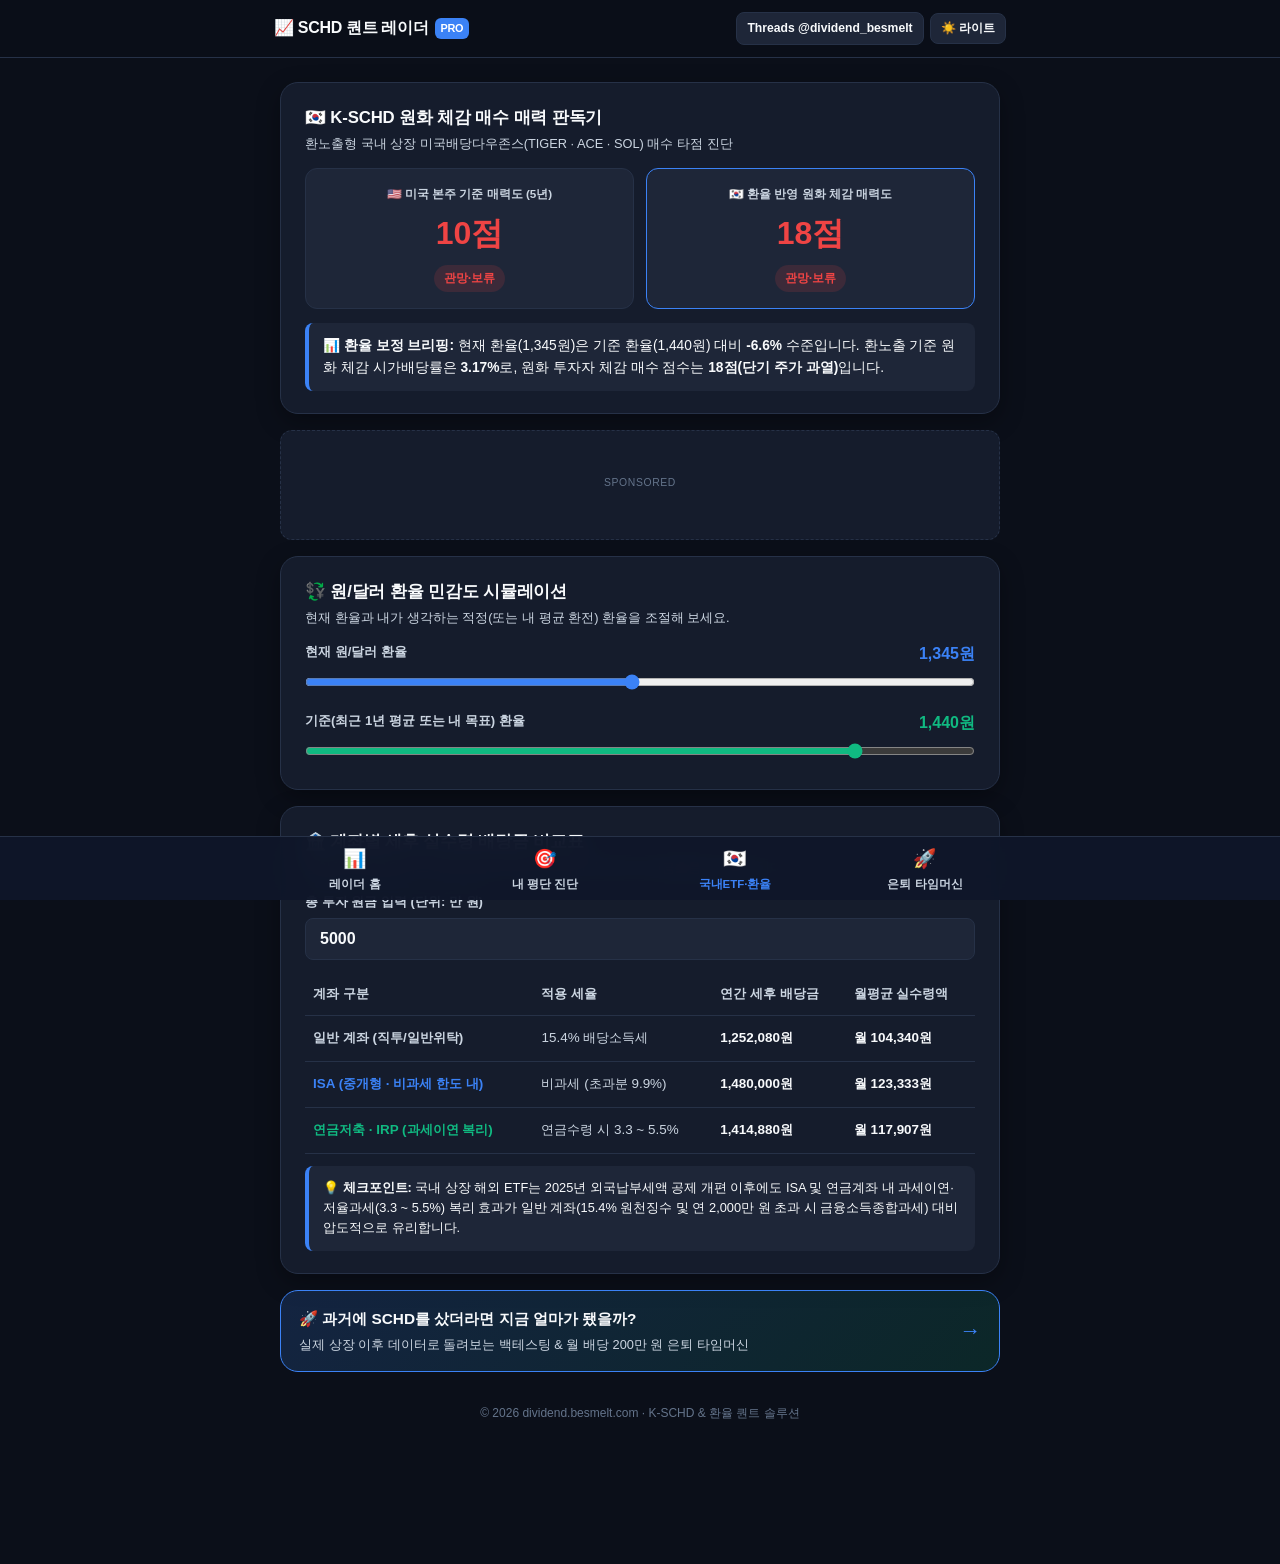
<file: kschd.html>
<!DOCTYPE html>
<html lang="ko" data-theme="dark">
<head>
  <meta charset="UTF-8" />
  <meta name="viewport" content="width=device-width, initial-scale=1.0, maximum-scale=5.0" />
  <title>K-SCHD(미국배당다우존스) 환율 반영 매수 판독기 & 절세 계좌 비교 | dividend.besmelt.com</title>
  <meta name="description" content="TIGER, ACE, SOL 미국배당다우존스 투자자를 위한 원/달러 환율 반영 실질 배당 매력도 및 연금저축·IRP·ISA 세후 배당금 비교" />
  <link rel="stylesheet" href="style.css" />

  <!-- Google AdSense -->
  <script async src="https://pagead2.googlesyndication.com/pagead/js/adsbygoogle.js?client=ca-pub-2894031755177844" crossorigin="anonymous"></script>
</head>
<body>

  <header id="appHeader" class="app-header"></header>

  <main class="app-container">
    <!-- 1. 미국 본주 vs 원화 환산(K-SCHD) 체감 매력 비교 히어로 -->
    <section class="card">
      <div class="card-header">
        <div>
          <h1 class="card-title">🇰🇷 K-SCHD 원화 체감 매수 매력 판독기</h1>
          <p class="card-subtitle">환노출형 국내 상장 미국배당다우존스(TIGER · ACE · SOL) 매수 타점 진단</p>
        </div>
      </div>

      <div class="hero-grid" style="grid-template-columns: 1fr 1fr; gap: 12px;">
        <div class="kpi-mini-box" style="text-align: center; padding: 16px;">
          <div class="kpi-label">🇺🇸 미국 본주 기준 매력도 (5년)</div>
          <div id="usdBaseScore" style="font-size: 2rem; font-weight: 800; margin: 6px 0;">--점</div>
          <span id="usdBaseTag" class="status-pill" style="margin-bottom: 0;">분석 중</span>
        </div>

        <div class="kpi-mini-box" style="text-align: center; padding: 16px; border-color: var(--accent-primary);">
          <div class="kpi-label">🇰🇷 환율 반영 원화 체감 매력도</div>
          <div id="krwRealScore" style="font-size: 2rem; font-weight: 800; margin: 6px 0;">--점</div>
          <span id="krwRealTag" class="status-pill" style="margin-bottom: 0;">분석 중</span>
        </div>
      </div>

      <div id="fxCommentaryBox" class="quant-insight-box" style="margin-top: 14px;">
        환율 데이터와 본주 배당수익률을 결합하여 원화 체감 매력도를 분석 중입니다...
      </div>
    </section>

    <!-- 2. 상단 애드센스 슬롯 -->
    <div class="ad-slot-wrapper">
      <div class="ad-label">Sponsored</div>
      <ins class="adsbygoogle"
           style="display:block; width:100%;"
           data-ad-client="ca-pub-2894031755177844"
           data-ad-slot="3305729383"
           data-ad-format="auto"
           data-full-width-responsive="true"></ins>
    </div>

    <!-- 3. 원/달러 환율 슬라이더 조작부 -->
    <section class="card">
      <div class="card-header">
        <div>
          <h2 class="card-title">💱 원/달러 환율 민감도 시뮬레이션</h2>
          <p class="card-subtitle">현재 환율과 내가 생각하는 적정(또는 내 평균 환전) 환율을 조절해 보세요.</p>
        </div>
      </div>

      <div class="form-group">
        <div style="display: flex; justify-content: space-between; margin-bottom: 6px;">
          <span class="form-label" style="margin-bottom: 0;">현재 원/달러 환율</span>
          <strong id="curKrwLabel" style="color: var(--accent-primary);">1,380원</strong>
        </div>
        <input type="range" id="curKrwSlider" min="1150" max="1550" step="5" value="1380" style="width: 100%; accent-color: var(--accent-primary);" oninput="recalcKschd()" />
      </div>

      <div class="form-group" style="margin-bottom: 0;">
        <div style="display: flex; justify-content: space-between; margin-bottom: 6px;">
          <span class="form-label" style="margin-bottom: 0;">기준(최근 1년 평균 또는 내 목표) 환율</span>
          <strong id="refKrwLabel" style="color: var(--score-diamond);">1,350원</strong>
        </div>
        <input type="range" id="refKrwSlider" min="1150" max="1500" step="5" value="1350" style="width: 100%; accent-color: var(--score-diamond);" oninput="recalcKschd()" />
      </div>
    </section>

    <!-- 4. 계좌별(일반 vs ISA vs 연금저축/IRP) 세후 실수령 배당금 비교기 -->
    <section class="card">
      <div class="card-header">
        <div>
          <h2 class="card-title">🏦 계좌별 세후 실수령 배당금 비교표</h2>
          <p class="card-subtitle">동일한 투자금을 어느 계좌에 담느냐에 따라 매년 손에 쥐는 현금흐름이 달라집니다.</p>
        </div>
      </div>

      <div class="form-group">
        <label class="form-label" for="investAmountMan">총 투자 원금 입력 (단위: 만 원)</label>
        <input type="number" id="investAmountMan" class="form-input" value="5000" min="100" max="1000000" step="100" oninput="recalcKschd()" />
      </div>

      <div style="overflow-x: auto;">
        <table style="width: 100%; border-collapse: collapse; font-size: 0.84rem; text-align: left;">
          <thead>
            <tr style="border-bottom: 1px solid var(--border-color); color: var(--text-secondary);">
              <th style="padding: 10px 8px;">계좌 구분</th>
              <th style="padding: 10px 8px;">적용 세율</th>
              <th style="padding: 10px 8px;">연간 세후 배당금</th>
              <th style="padding: 10px 8px;">월평균 실수령액</th>
            </tr>
          </thead>
          <tbody id="taxTableBody"></tbody>
        </table>
      </div>

      <div class="quant-insight-box" style="margin-top: 12px; font-size: 0.8rem;">
        💡 <strong>체크포인트:</strong> 국내 상장 해외 ETF는 2025년 외국납부세액 공제 개편 이후에도 ISA 및 연금계좌 내 과세이연·저율과세(3.3 ~ 5.5%) 복리 효과가 일반 계좌(15.4% 원천징수 및 연 2,000만 원 초과 시 금융소득종합과세) 대비 압도적으로 유리합니다.
      </div>
    </section>

    <!-- 5. 다음 페이지 이동 네이티브 CTA -->
    <a href="simulator.html" class="cta-next-card">
      <div>
        <div class="cta-title">🚀 과거에 SCHD를 샀더라면 지금 얼마가 됐을까?</div>
        <div class="cta-desc">실제 상장 이후 데이터로 돌려보는 백테스팅 & 월 배당 200만 원 은퇴 타임머신</div>
      </div>
      <div class="cta-arrow">→</div>
    </a>

    <footer class="app-footer">
      <p>© 2026 dividend.besmelt.com · K-SCHD & 환율 퀀트 솔루션</p>
    </footer>
  </main>

  <nav id="bottomNav" class="bottom-nav"></nav>

  <script src="common.js"></script>
  <script>
    let globalData = null;
    let fiveYearAnalysis = null;

    document.addEventListener("DOMContentLoaded", async () => {
      renderAppShell("kschd");
      triggerAdSense();

      try {
        globalData = await loadSchdData();
        fiveYearAnalysis = analyzeTimeframe(globalData, "5Y");

        if (globalData.latest.usdkrw) {
          document.getElementById("curKrwSlider").value = Math.round(globalData.latest.usdkrw / 5) * 5;
        }
        if (globalData.latest.usdkrw_1y_avg) {
          document.getElementById("refKrwSlider").value = Math.round(globalData.latest.usdkrw_1y_avg / 5) * 5;
        }

        recalcKschd();
      } catch (e) {
        console.error(e);
      }
    });

    function recalcKschd() {
      if (!globalData || !fiveYearAnalysis) return;

      const curKrw = parseFloat(document.getElementById("curKrwSlider").value) || 1380;
      const refKrw = parseFloat(document.getElementById("refKrwSlider").value) || 1350;
      const investMan = parseFloat(document.getElementById("investAmountMan").value) || 5000;

      document.getElementById("curKrwLabel").textContent = `${curKrw.toLocaleString()}원`;
      document.getElementById("refKrwLabel").textContent = `${refKrw.toLocaleString()}원`;

      // 1) 미국 본주 5년 점수
      const baseScore = fiveYearAnalysis.rawScore;
      const baseMeta = getScoreMeta(baseScore);
      const usdScoreEl = document.getElementById("usdBaseScore");
      const usdTagEl = document.getElementById("usdBaseTag");
      usdScoreEl.textContent = `${baseScore}점`;
      usdScoreEl.style.color = baseMeta.color;
      usdTagEl.textContent = baseMeta.shortTag;
      usdTagEl.style.background = baseMeta.bg;
      usdTagEl.style.color = baseMeta.color;

      // 2) 환율 할증/할인 반영 원화 체감 시가배당률 및 점수 산출
      const fxRatio = curKrw / refKrw;
      const fxPremiumPct = ((curKrw - refKrw) / refKrw) * 100;
      const effectiveKrwYield = globalData.latest.yield / fxRatio;
      const krwScore = calcAttractivenessScore(fiveYearAnalysis.yields, effectiveKrwYield);
      const krwMeta = getScoreMeta(krwScore);

      const krwScoreEl = document.getElementById("krwRealScore");
      const krwTagEl = document.getElementById("krwRealTag");
      krwScoreEl.textContent = `${krwScore}점`;
      krwScoreEl.style.color = krwMeta.color;
      krwTagEl.textContent = krwMeta.shortTag;
      krwTagEl.style.background = krwMeta.bg;
      krwTagEl.style.color = krwMeta.color;

      const fxSign = fxPremiumPct >= 0 ? "+" : "";
      document.getElementById("fxCommentaryBox").innerHTML =
        `📊 <strong>환율 보정 브리핑:</strong> 현재 환율(${curKrw.toLocaleString()}원)은 기준 환율(${refKrw.toLocaleString()}원) 대비 <strong>${fxSign}${fxPremiumPct.toFixed(1)}%</strong> 수준입니다. 환노출 기준 원화 체감 시가배당률은 <strong>${effectiveKrwYield.toFixed(2)}%</strong>로, 원화 투자자 체감 매수 점수는 <strong>${krwScore}점(${krwMeta.tier})</strong>입니다.`;

      // 3) 계좌별 세후 배당금 비교표 렌더링
      const curYieldRatio = globalData.latest.yield / 100;
      const preTaxAnnualMan = investMan * curYieldRatio; // 만 원 단위

      const accounts = [
        {
          name: "일반 계좌 (직투/일반위탁)",
          taxLabel: "15.4% 배당소득세",
          netRatio: 1 - 0.154,
          badgeColor: "var(--text-secondary)"
        },
        {
          name: "ISA (중개형 · 비과세 한도 내)",
          taxLabel: "비과세 (초과분 9.9%)",
          netRatio: 1.0,
          badgeColor: "var(--score-good)"
        },
        {
          name: "연금저축 · IRP (과세이연 복리)",
          taxLabel: "연금수령 시 3.3 ~ 5.5%",
          netRatio: 1 - 0.044, // 평균 4.4% 적용 시뮬레이션
          badgeColor: "var(--score-diamond)"
        }
      ];

      const tbody = document.getElementById("taxTableBody");
      tbody.innerHTML = accounts.map(acc => {
        const annualWon = Math.round(preTaxAnnualMan * 10000 * acc.netRatio);
        const monthlyWon = Math.round(annualWon / 12);
        return `
          <tr style="border-bottom: 1px solid var(--border-color);">
            <td style="padding: 12px 8px; font-weight: 700; color: ${acc.badgeColor};">${acc.name}</td>
            <td style="padding: 12px 8px; color: var(--text-secondary);">${acc.taxLabel}</td>
            <td style="padding: 12px 8px; font-weight: 700;">${annualWon.toLocaleString()}원</td>
            <td style="padding: 12px 8px; font-weight: 800; color: var(--text-primary);">월 ${monthlyWon.toLocaleString()}원</td>
          </tr>
        `;
      }).join("");
    }
  </script>
</body>
</html>
</file>
<file: style.css>
:root {
  /* 다크 테마 (기본값: 금융 앱 특화 고대비 딥 네이비) */
  --bg-main: #0b0f19;
  --bg-card: #151c2c;
  --bg-card-hover: #1e293b;
  --bg-elevated: #1e2638;
  --text-primary: #f8fafc;
  --text-secondary: #cbd5e1;
  --text-muted: #64748b;
  --border-color: #263147;
  --accent-primary: #3b82f6;
  --accent-glow: rgba(59, 130, 246, 0.28);

  /* 퀀트 매력도 시맨틱 컬러 (고대비 가시성 적용) */
  --score-diamond: #10b981; /* 80 ~ 100점: 역사적 꿀통 (에메랄드 그린) */
  --score-good: #3b82f6;    /* 60 ~ 79점: 저평가 매력 (로열 블루) */
  --score-neutral: #f59e0b; /* 40 ~ 59점: 적정 구간 (앰버 옐로우) */
  --score-hot: #ef4444;     /* 0 ~ 39점: 고평가/과열 (코랄 레드) */

  --nav-height: 64px;
  --header-height: 58px;
  --radius-lg: 18px;
  --radius-md: 12px;
  --radius-sm: 8px;
  --shadow-card: 0 8px 24px rgba(0, 0, 0, 0.32);
}

[data-theme="light"] {
  --bg-main: #f1f5f9;
  --bg-card: #ffffff;
  --bg-card-hover: #f8fafc;
  --bg-elevated: #f1f5f9;
  --text-primary: #0f172a;
  --text-secondary: #334155;
  --text-muted: #64748b;
  --border-color: #cbd5e1;
  --accent-primary: #2563eb;
  --accent-glow: rgba(37, 99, 235, 0.18);
  --shadow-card: 0 4px 16px rgba(15, 23, 42, 0.06);
}

* {
  box-sizing: border-box;
  margin: 0;
  padding: 0;
  -webkit-tap-highlight-color: transparent;
}

html {
  -webkit-text-size-adjust: 100%;
  scroll-behavior: smooth;
}

body {
  font-family: 'Pretendard', -apple-system, BlinkMacSystemFont, "Apple SD Gothic Neo", "Noto Sans KR", sans-serif;
  background-color: var(--bg-main);
  color: var(--text-primary);
  line-height: 1.55;
  font-variant-numeric: tabular-nums;
  padding-top: var(--header-height);
  padding-bottom: calc(var(--nav-height) + env(safe-area-inset-bottom, 0px) + 28px);
  transition: background-color 0.2s ease, color 0.2s ease;
  overflow-x: hidden;
}

/* 레이아웃 컨테이너 (모바일 100% 밀착 + PC 웹 중앙 와이드 정렬) */
.app-container {
  max-width: 760px;
  margin: 0 auto;
  padding: 16px 14px 32px;
}

@media (min-width: 768px) {
  .app-container {
    padding: 24px 20px 40px;
  }
}

/* 상단 고정 앱 헤더 */
.app-header {
  position: fixed;
  top: 0;
  left: 0;
  right: 0;
  height: var(--header-height);
  background: rgba(11, 15, 25, 0.88);
  backdrop-filter: blur(12px);
  -webkit-backdrop-filter: blur(12px);
  border-bottom: 1px solid var(--border-color);
  z-index: 1000;
}

[data-theme="light"] .app-header {
  background: rgba(255, 255, 255, 0.9);
}

.header-inner {
  max-width: 760px;
  height: 100%;
  margin: 0 auto;
  padding: 0 14px;
  display: flex;
  align-items: center;
  justify-content: space-between;
  gap: 8px;
}

.brand-logo {
  display: flex;
  align-items: center;
  gap: 6px;
  text-decoration: none;
  color: var(--text-primary);
  font-weight: 800;
  font-size: 1rem;
  letter-spacing: -0.02em;
  white-space: nowrap;
}

.brand-badge {
  background: var(--accent-primary);
  color: #ffffff;
  font-size: 0.68rem;
  font-weight: 800;
  padding: 2px 6px;
  border-radius: 6px;
}

.header-actions {
  display: flex;
  align-items: center;
  gap: 6px;
}

.icon-btn {
  background: var(--bg-elevated);
  border: 1px solid var(--border-color);
  color: var(--text-primary);
  padding: 6px 10px;
  border-radius: var(--radius-sm);
  font-size: 0.76rem;
  font-weight: 700;
  cursor: pointer;
  display: inline-flex;
  align-items: center;
  gap: 4px;
  text-decoration: none;
  white-space: nowrap;
}

/* 공통 카드 컴포넌트 */
.card {
  background: var(--bg-card);
  border: 1px solid var(--border-color);
  border-radius: var(--radius-lg);
  padding: 18px 16px;
  margin-bottom: 16px;
  box-shadow: var(--shadow-card);
}

@media (min-width: 600px) {
  .card {
    padding: 22px 24px;
  }
}

.card-header {
  display: flex;
  align-items: flex-start;
  justify-content: space-between;
  margin-bottom: 14px;
  gap: 10px;
  flex-wrap: wrap;
}

.card-title {
  font-size: 1.05rem;
  font-weight: 800;
  letter-spacing: -0.01em;
  display: flex;
  align-items: center;
  gap: 6px;
  color: var(--text-primary);
}

.card-subtitle {
  font-size: 0.8rem;
  color: var(--text-secondary);
  margin-top: 3px;
}

/* 히어로 점수 요약 카드 */
.hero-grid {
  display: grid;
  grid-template-columns: 1.15fr 1fr;
  gap: 16px;
  align-items: center;
}

@media (max-width: 560px) {
  .hero-grid {
    grid-template-columns: 1fr;
    gap: 14px;
  }
}

.score-display-box {
  display: flex;
  align-items: center;
  gap: 14px;
}

.score-ring {
  width: 90px;
  height: 90px;
  border-radius: 50%;
  display: flex;
  flex-direction: column;
  align-items: center;
  justify-content: center;
  border: 5px solid var(--score-diamond);
  background: rgba(16, 185, 129, 0.1);
  flex-shrink: 0;
}

.score-number {
  font-size: 1.9rem;
  font-weight: 800;
  line-height: 1;
}

.score-unit {
  font-size: 0.72rem;
  color: var(--text-secondary);
  margin-top: 3px;
  font-weight: 600;
}

.status-pill {
  display: inline-block;
  padding: 4px 10px;
  border-radius: 999px;
  font-size: 0.78rem;
  font-weight: 800;
  margin-bottom: 6px;
}

.kpi-mini-grid {
  display: grid;
  grid-template-columns: repeat(2, 1fr);
  gap: 8px;
}

.kpi-mini-box {
  background: var(--bg-elevated);
  border: 1px solid var(--border-color);
  border-radius: var(--radius-md);
  padding: 10px 12px;
}

.kpi-label {
  font-size: 0.73rem;
  color: var(--text-secondary);
  font-weight: 600;
}

.kpi-val {
  font-size: 1.04rem;
  font-weight: 800;
  margin-top: 2px;
  color: var(--text-primary);
}

/* 애드센스 CLS(화면 밀림) 방지 광고 슬롯 컨테이너 */
.ad-slot-wrapper {
  background: var(--bg-card);
  border: 1px dashed var(--border-color);
  border-radius: var(--radius-md);
  padding: 10px;
  margin-bottom: 16px;
  min-height: 110px;
  display: flex;
  flex-direction: column;
  align-items: center;
  justify-content: center;
  overflow: hidden;
}

.ad-label {
  font-size: 0.65rem;
  color: var(--text-muted);
  text-transform: uppercase;
  letter-spacing: 0.06em;
  margin-bottom: 4px;
}

/* 7단계 멀티 타임프레임 컨센서스 매트릭스 */
.matrix-grid {
  display: grid;
  grid-template-columns: repeat(7, 1fr);
  gap: 6px;
  margin-bottom: 14px;
}

@media (max-width: 620px) {
  .matrix-grid {
    grid-template-columns: repeat(4, 1fr);
  }
}

.matrix-cell {
  background: var(--bg-elevated);
  border: 2px solid var(--border-color);
  border-radius: var(--radius-md);
  padding: 10px 4px;
  text-align: center;
  cursor: pointer;
  transition: transform 0.15s ease, border-color 0.15s ease, box-shadow 0.15s ease;
  user-select: none;
}

.matrix-cell:hover {
  transform: translateY(-2px);
}

.matrix-cell.active {
  border-color: var(--text-primary);
  box-shadow: 0 0 0 3px var(--accent-glow);
}

.matrix-tf-label {
  font-size: 0.74rem;
  color: var(--text-secondary);
  font-weight: 700;
}

.matrix-tf-score {
  font-size: 1.15rem;
  font-weight: 800;
  margin: 3px 0;
}

.matrix-tf-tag {
  font-size: 0.68rem;
  font-weight: 800;
  padding: 2px 6px;
  border-radius: 4px;
  display: inline-block;
}

/* 퀀트 자동 코멘터리 박스 */
.quant-insight-box {
  background: var(--bg-elevated);
  border-left: 4px solid var(--accent-primary);
  border-radius: var(--radius-sm);
  padding: 12px 14px;
  font-size: 0.86rem;
  color: var(--text-primary);
  line-height: 1.6;
}

/* 금리 보정 비교 배너 */
.fed-compare-bar {
  display: flex;
  align-items: center;
  justify-content: space-between;
  background: var(--bg-elevated);
  border: 1px solid var(--border-color);
  border-radius: var(--radius-md);
  padding: 12px 14px;
  margin-top: 12px;
  flex-wrap: wrap;
  gap: 10px;
}

.toggle-switch {
  display: inline-flex;
  align-items: center;
  gap: 8px;
  cursor: pointer;
  font-size: 0.84rem;
  font-weight: 700;
}

.toggle-switch input {
  width: 18px;
  height: 18px;
  accent-color: var(--accent-primary);
  cursor: pointer;
}

/* 차트 탭 및 캔버스 영역 */
.chart-tabs {
  display: flex;
  gap: 4px;
  background: var(--bg-elevated);
  padding: 4px;
  border-radius: var(--radius-sm);
  border: 1px solid var(--border-color);
}

.chart-tab-btn {
  border: none;
  background: transparent;
  color: var(--text-secondary);
  padding: 6px 12px;
  border-radius: 6px;
  font-size: 0.78rem;
  font-weight: 800;
  cursor: pointer;
}

.chart-tab-btn.active {
  background: var(--accent-primary);
  color: #ffffff;
}

.chart-container {
  position: relative;
  height: 300px;
  width: 100%;
  margin-top: 10px;
}

.band-legend-grid {
  display: grid;
  grid-template-columns: repeat(3, 1fr);
  gap: 8px;
  margin-top: 14px;
}

@media (max-width: 420px) {
  .band-legend-grid {
    grid-template-columns: 1fr;
  }
}

.band-item {
  background: var(--bg-elevated);
  border: 1px solid var(--border-color);
  border-radius: var(--radius-sm);
  padding: 10px;
  text-align: center;
}

.band-item-title {
  font-size: 0.74rem;
  color: var(--text-secondary);
  font-weight: 700;
}

.band-item-val {
  font-size: 1rem;
  font-weight: 800;
  margin-top: 2px;
}

/* 전면 광고(Vignette) 유도 네이티브 CTA 배너 */
.cta-next-card {
  display: flex;
  align-items: center;
  justify-content: space-between;
  background: linear-gradient(135deg, rgba(59, 130, 246, 0.18), rgba(16, 185, 129, 0.14));
  border: 1px solid var(--accent-primary);
  border-radius: var(--radius-lg);
  padding: 16px 18px;
  text-decoration: none;
  color: var(--text-primary);
  margin-bottom: 14px;
  transition: transform 0.15s ease, box-shadow 0.15s ease;
}

.cta-next-card:hover {
  transform: translateY(-2px);
  box-shadow: 0 6px 20px var(--accent-glow);
}

.cta-title {
  font-size: 0.96rem;
  font-weight: 800;
  margin-bottom: 4px;
}

.cta-desc {
  font-size: 0.8rem;
  color: var(--text-secondary);
}

.cta-arrow {
  font-size: 1.35rem;
  font-weight: 800;
  color: var(--accent-primary);
  margin-left: 12px;
  flex-shrink: 0;
}

/* 폼 입력 및 슬라이더 공통 스타일 (iOS 사파리 자동 확대 방지 16px 적용) */
.form-group {
  margin-bottom: 14px;
}

.form-label {
  display: block;
  font-size: 0.82rem;
  font-weight: 700;
  color: var(--text-secondary);
  margin-bottom: 6px;
}

.form-input {
  width: 100%;
  background: var(--bg-elevated);
  border: 1px solid var(--border-color);
  color: var(--text-primary);
  padding: 11px 14px;
  border-radius: var(--radius-sm);
  font-size: 1rem; /* 16px: 아이폰 입력 시 화면 자동 줌인 방지 */
  font-weight: 700;
}

.form-input:focus {
  outline: none;
  border-color: var(--accent-primary);
  box-shadow: 0 0 0 3px var(--accent-glow);
}

.btn-primary {
  width: 100%;
  background: var(--accent-primary);
  color: #ffffff;
  border: none;
  padding: 13px 18px;
  border-radius: var(--radius-md);
  font-size: 0.95rem;
  font-weight: 800;
  cursor: pointer;
  transition: opacity 0.15s ease;
}

.btn-primary:active {
  opacity: 0.85;
}

/* 하단 고정 앱 네비게이션 바 (아이폰 노치/홈바 Safe Area 대응) */
.bottom-nav {
  position: fixed;
  bottom: 0;
  left: 0;
  right: 0;
  height: calc(var(--nav-height) + env(safe-area-inset-bottom, 0px));
  padding-bottom: env(safe-area-inset-bottom, 0px);
  background: rgba(15, 23, 42, 0.95);
  backdrop-filter: blur(14px);
  -webkit-backdrop-filter: blur(14px);
  border-top: 1px solid var(--border-color);
  z-index: 1000;
}

[data-theme="light"] .bottom-nav {
  background: rgba(255, 255, 255, 0.95);
}

.bottom-nav-inner {
  max-width: 760px;
  height: var(--nav-height);
  margin: 0 auto;
  display: grid;
  grid-template-columns: repeat(4, 1fr);
}

.nav-item {
  display: flex;
  flex-direction: column;
  align-items: center;
  justify-content: center;
  text-decoration: none;
  color: var(--text-secondary);
  font-size: 0.72rem;
  font-weight: 700;
  gap: 2px;
  transition: color 0.15s ease;
}

.nav-item .nav-icon {
  font-size: 1.18rem;
}

.nav-item.active {
  color: var(--accent-primary);
  font-weight: 800;
}

.app-footer {
  text-align: center;
  font-size: 0.75rem;
  color: var(--text-muted);
  padding: 18px 0 10px;
}
</file>
